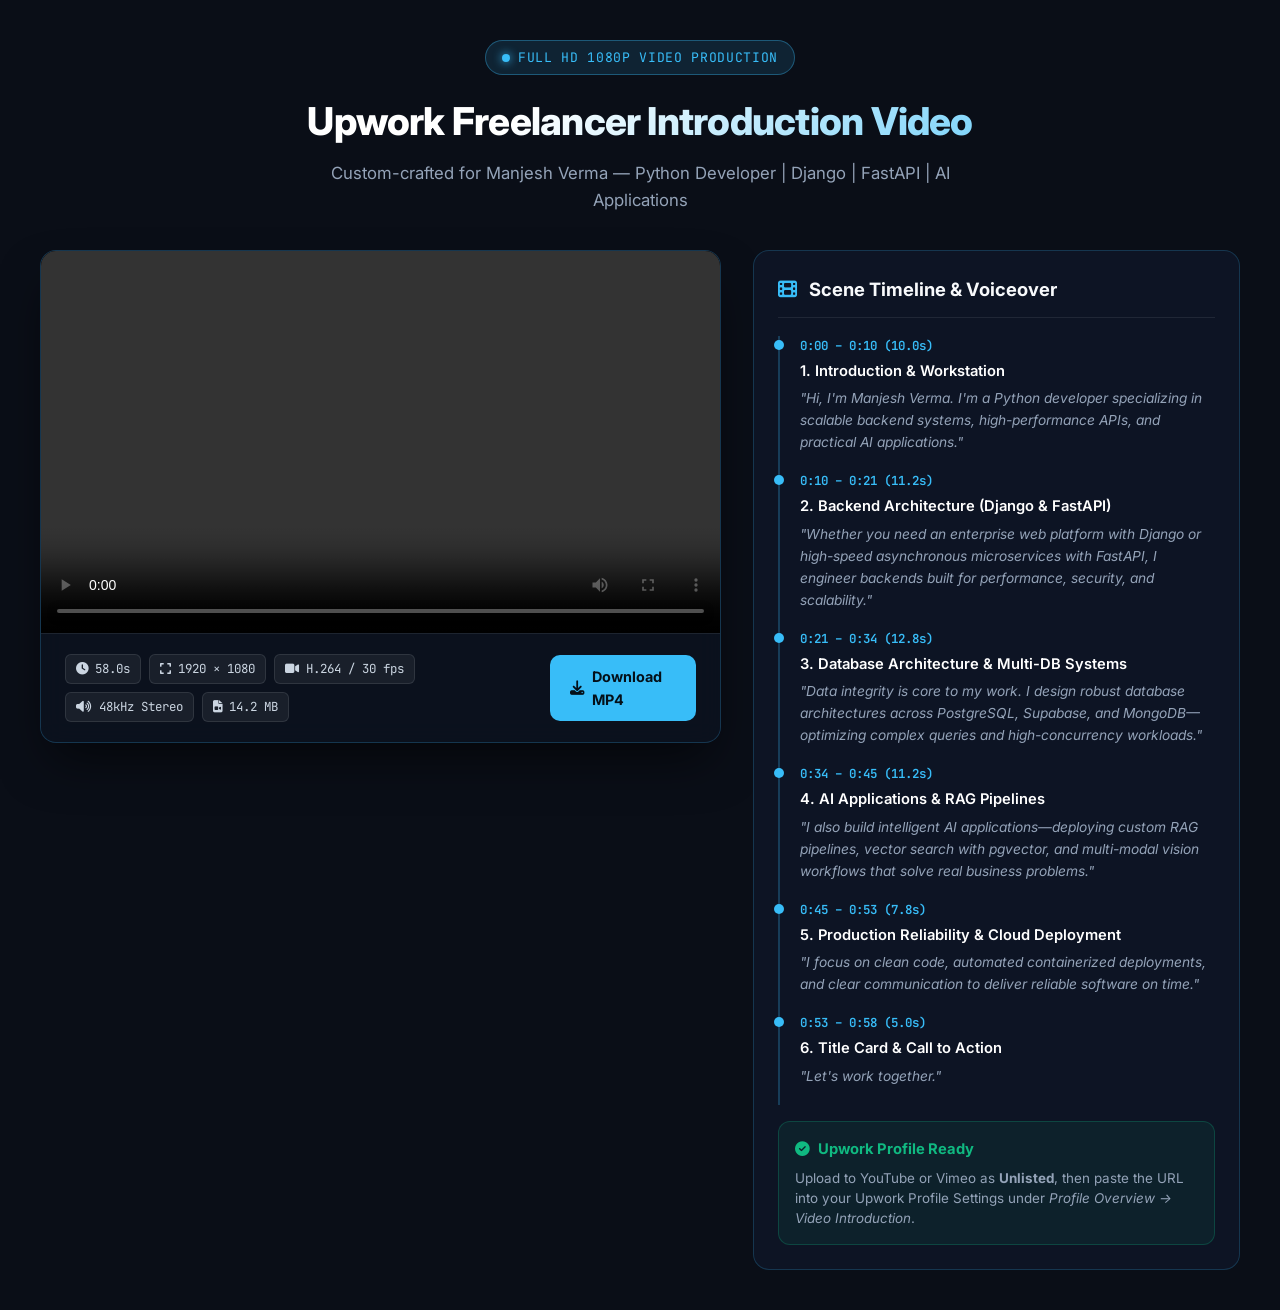
<file: video_preview.html>
<!DOCTYPE html>
<html lang="en">
<head>
    <meta charset="UTF-8">
    <meta name="viewport" content="width=device-width, initial-scale=1.0">
    <title>Upwork Introduction Video Preview — Manjesh Verma</title>
    <link rel="preconnect" href="https://fonts.googleapis.com">
    <link rel="preconnect" href="https://fonts.gstatic.com" crossorigin>
    <link href="https://fonts.googleapis.com/css2?family=Inter:wght@400;500;600;700;800&family=JetBrains+Mono:wght@400;500;600&display=swap" rel="stylesheet">
    <link rel="stylesheet" href="https://cdnjs.cloudflare.com/ajax/libs/font-awesome/6.5.1/css/all.min.css">
    <style>
        :root {
            --bg-primary: #0a0e17;
            --bg-card: rgba(15, 23, 42, 0.75);
            --border-color: rgba(56, 189, 248, 0.2);
            --accent-cyan: #38bdf8;
            --accent-emerald: #10b981;
            --text-primary: #f8fafc;
            --text-secondary: #94a3b8;
        }

        * {
            box-sizing: border-box;
            margin: 0;
            padding: 0;
        }

        body {
            background-color: var(--bg-primary);
            color: var(--text-primary);
            font-family: 'Inter', -apple-system, BlinkMacSystemFont, sans-serif;
            line-height: 1.6;
            min-height: 100vh;
            padding: 40px 24px;
        }

        .container {
            max-width: 1200px;
            margin: 0 auto;
        }

        header {
            text-align: center;
            margin-bottom: 36px;
        }

        .badge {
            display: inline-flex;
            align-items: center;
            gap: 8px;
            background: rgba(56, 189, 248, 0.12);
            border: 1px solid rgba(56, 189, 248, 0.35);
            color: var(--accent-cyan);
            font-family: 'JetBrains Mono', monospace;
            font-size: 0.82rem;
            padding: 6px 16px;
            border-radius: 9999px;
            margin-bottom: 16px;
            letter-spacing: 0.05em;
            text-transform: uppercase;
        }

        .badge-dot {
            width: 8px;
            height: 8px;
            border-radius: 50%;
            background: var(--accent-cyan);
            box-shadow: 0 0 10px var(--accent-cyan);
        }

        h1 {
            font-size: 2.4rem;
            font-weight: 800;
            letter-spacing: -0.02em;
            margin-bottom: 8px;
            background: linear-gradient(135deg, #ffffff 40%, var(--accent-cyan) 100%);
            -webkit-background-clip: text;
            -webkit-text-fill-color: transparent;
        }

        p.subtitle {
            color: var(--text-secondary);
            font-size: 1.05rem;
            max-width: 650px;
            margin: 0 auto;
        }

        .main-grid {
            display: grid;
            grid-template-columns: 1.4fr 1fr;
            gap: 32px;
            align-items: start;
        }

        @media (max-width: 960px) {
            .main-grid {
                grid-template-columns: 1fr;
            }
        }

        .video-box {
            background: var(--bg-card);
            border: 1px solid var(--border-color);
            border-radius: 16px;
            overflow: hidden;
            box-shadow: 0 25px 50px -12px rgba(0, 0, 0, 0.6);
            backdrop-filter: blur(12px);
        }

        .video-wrapper {
            position: relative;
            width: 100%;
            aspect-ratio: 16 / 9;
            background: #000;
        }

        video {
            width: 100%;
            height: 100%;
            object-fit: cover;
            display: block;
        }

        .video-footer {
            padding: 20px 24px;
            display: flex;
            align-items: center;
            justify-content: space-between;
            border-top: 1px solid rgba(255, 255, 255, 0.08);
            background: rgba(10, 15, 26, 0.6);
        }

        .tech-spec-pills {
            display: flex;
            flex-wrap: wrap;
            gap: 8px;
        }

        .spec-pill {
            background: rgba(255, 255, 255, 0.06);
            border: 1px solid rgba(255, 255, 255, 0.1);
            color: #cbd5e1;
            font-family: 'JetBrains Mono', monospace;
            font-size: 0.78rem;
            padding: 4px 10px;
            border-radius: 6px;
        }

        .btn-download {
            display: inline-flex;
            align-items: center;
            gap: 8px;
            background: var(--accent-cyan);
            color: #041019;
            font-weight: 700;
            font-size: 0.9rem;
            padding: 10px 20px;
            border-radius: 10px;
            text-decoration: none;
            transition: all 0.2s ease;
        }

        .btn-download:hover {
            transform: translateY(-2px);
            box-shadow: 0 8px 24px rgba(56, 189, 248, 0.35);
        }

        .side-panel {
            display: flex;
            flex-direction: column;
            gap: 24px;
        }

        .card {
            background: var(--bg-card);
            border: 1px solid var(--border-color);
            border-radius: 16px;
            padding: 24px;
            backdrop-filter: blur(12px);
        }

        .card-header {
            display: flex;
            align-items: center;
            gap: 12px;
            margin-bottom: 18px;
            padding-bottom: 12px;
            border-bottom: 1px solid rgba(255, 255, 255, 0.08);
        }

        .card-header i {
            color: var(--accent-cyan);
            font-size: 1.2rem;
        }

        .card-header h3 {
            font-size: 1.15rem;
            font-weight: 700;
        }

        .scene-item {
            position: relative;
            padding-left: 20px;
            padding-bottom: 18px;
            border-left: 2px solid rgba(56, 189, 248, 0.25);
        }

        .scene-item:last-child {
            padding-bottom: 0;
            border-left: 2px solid transparent;
        }

        .scene-item::before {
            content: '';
            position: absolute;
            left: -6px;
            top: 4px;
            width: 10px;
            height: 10px;
            border-radius: 50%;
            background: var(--accent-cyan);
        }

        .scene-time {
            font-family: 'JetBrains Mono', monospace;
            font-size: 0.78rem;
            color: var(--accent-cyan);
            font-weight: 600;
            margin-bottom: 4px;
        }

        .scene-title {
            font-size: 0.92rem;
            font-weight: 600;
            color: #fff;
            margin-bottom: 4px;
        }

        .scene-script {
            font-size: 0.86rem;
            color: var(--text-secondary);
            font-style: italic;
        }

        .upwork-tip-box {
            background: rgba(16, 185, 129, 0.08);
            border: 1px solid rgba(16, 185, 129, 0.25);
            border-radius: 12px;
            padding: 16px;
            margin-top: 16px;
        }

        .upwork-tip-box h4 {
            color: var(--accent-emerald);
            font-size: 0.92rem;
            margin-bottom: 6px;
            display: flex;
            align-items: center;
            gap: 8px;
        }

        .upwork-tip-box p {
            color: #94a3b8;
            font-size: 0.84rem;
            line-height: 1.5;
        }
    </style>
</head>
<body>
    <div class="container">
        <header>
            <div class="badge">
                <span class="badge-dot"></span> Full HD 1080p Video Production
            </div>
            <h1>Upwork Freelancer Introduction Video</h1>
            <p class="subtitle">Custom-crafted for Manjesh Verma — Python Developer | Django | FastAPI | AI Applications</p>
        </header>

        <div class="main-grid">
            <!-- Left Column: Video Player & Specs -->
            <div class="video-box">
                <div class="video-wrapper">
                    <video id="player" controls playsinline preload="auto">
                        <source src="upwork_intro_video_1080p.mp4" type="video/mp4">
                        Your browser does not support the video tag.
                    </video>
                </div>
                <div class="video-footer">
                    <div class="tech-spec-pills">
                        <span class="spec-pill"><i class="fas fa-clock"></i> 58.0s</span>
                        <span class="spec-pill"><i class="fas fa-expand"></i> 1920 × 1080</span>
                        <span class="spec-pill"><i class="fas fa-video"></i> H.264 / 30 fps</span>
                        <span class="spec-pill"><i class="fas fa-volume-up"></i> 48kHz Stereo</span>
                        <span class="spec-pill"><i class="fas fa-file-video"></i> 14.2 MB</span>
                    </div>
                    <a href="upwork_intro_video_1080p.mp4" download="Manjesh_Verma_Upwork_Intro.mp4" class="btn-download">
                        <i class="fas fa-download"></i> Download MP4
                    </a>
                </div>
            </div>

            <!-- Right Column: Scene Timeline & Script -->
            <div class="side-panel">
                <div class="card">
                    <div class="card-header">
                        <i class="fas fa-film"></i>
                        <h3>Scene Timeline & Voiceover</h3>
                    </div>

                    <div class="scene-item">
                        <div class="scene-time">0:00 – 0:10 (10.0s)</div>
                        <div class="scene-title">1. Introduction & Workstation</div>
                        <div class="scene-script">"Hi, I'm Manjesh Verma. I'm a Python developer specializing in scalable backend systems, high-performance APIs, and practical AI applications."</div>
                    </div>

                    <div class="scene-item">
                        <div class="scene-time">0:10 – 0:21 (11.2s)</div>
                        <div class="scene-title">2. Backend Architecture (Django & FastAPI)</div>
                        <div class="scene-script">"Whether you need an enterprise web platform with Django or high-speed asynchronous microservices with FastAPI, I engineer backends built for performance, security, and scalability."</div>
                    </div>

                    <div class="scene-item">
                        <div class="scene-time">0:21 – 0:34 (12.8s)</div>
                        <div class="scene-title">3. Database Architecture & Multi-DB Systems</div>
                        <div class="scene-script">"Data integrity is core to my work. I design robust database architectures across PostgreSQL, Supabase, and MongoDB—optimizing complex queries and high-concurrency workloads."</div>
                    </div>

                    <div class="scene-item">
                        <div class="scene-time">0:34 – 0:45 (11.2s)</div>
                        <div class="scene-title">4. AI Applications & RAG Pipelines</div>
                        <div class="scene-script">"I also build intelligent AI applications—deploying custom RAG pipelines, vector search with pgvector, and multi-modal vision workflows that solve real business problems."</div>
                    </div>

                    <div class="scene-item">
                        <div class="scene-time">0:45 – 0:53 (7.8s)</div>
                        <div class="scene-title">5. Production Reliability & Cloud Deployment</div>
                        <div class="scene-script">"I focus on clean code, automated containerized deployments, and clear communication to deliver reliable software on time."</div>
                    </div>

                    <div class="scene-item">
                        <div class="scene-time">0:53 – 0:58 (5.0s)</div>
                        <div class="scene-title">6. Title Card & Call to Action</div>
                        <div class="scene-script">"Let's work together."</div>
                    </div>

                    <div class="upwork-tip-box">
                        <h4><i class="fas fa-check-circle"></i> Upwork Profile Ready</h4>
                        <p>Upload to YouTube or Vimeo as <strong>Unlisted</strong>, then paste the URL into your Upwork Profile Settings under <em>Profile Overview &rarr; Video Introduction</em>.</p>
                    </div>
                </div>
            </div>
        </div>
    </div>
</body>
</html>
</file>
